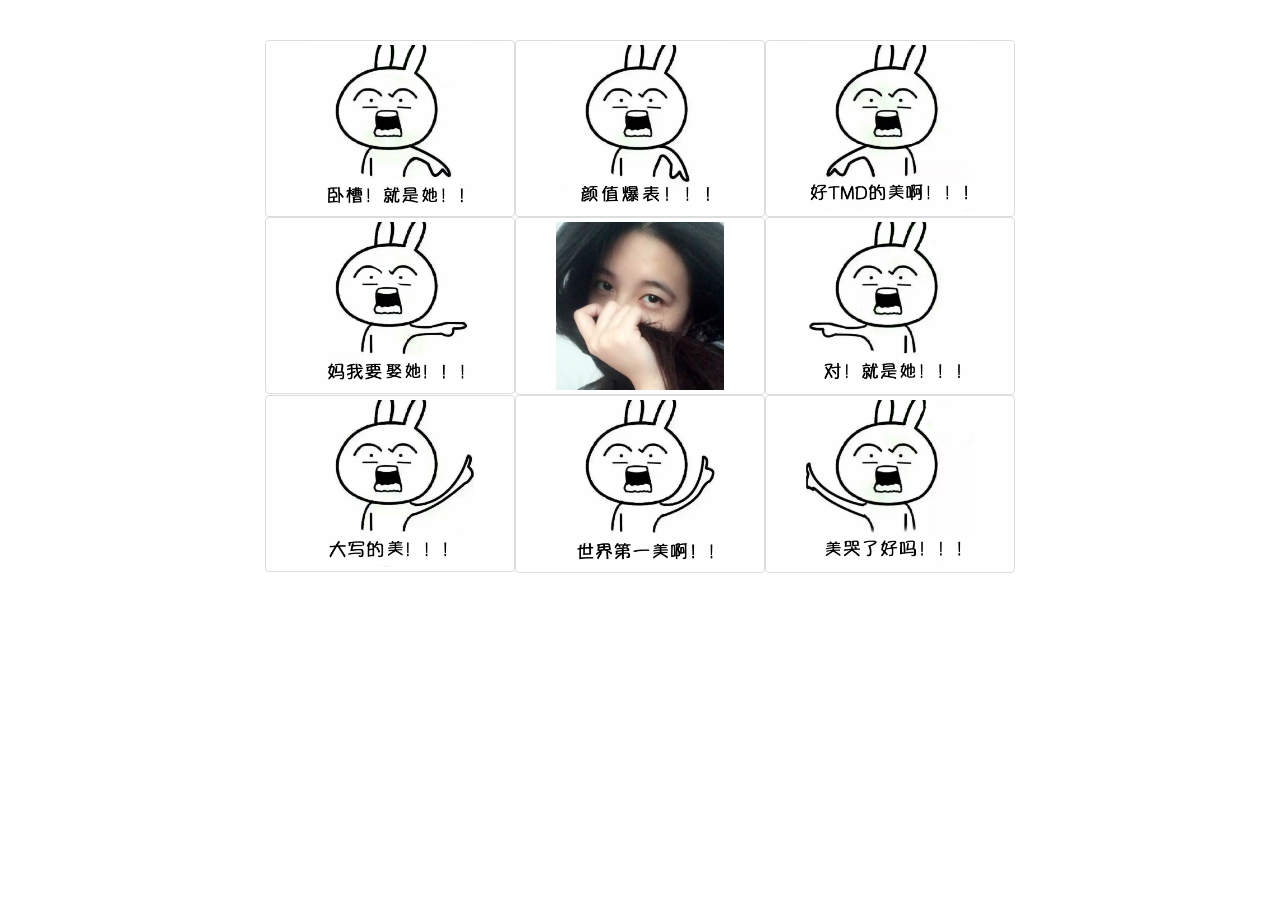
<file: index.html>
<!DOCTYPE HTML>
<html>
<head>
	<title>世界上最美的女人，是刘君</title>
	<meta http-equiv="Content-Type" content="text/html; charset=utf-8" />
	<meta name="description" content="世界上最美的女人，是刘君" />
	<meta name="viewport" content="width=device-width, initial-scale=1, maximum-scale=1">
	<link href="css/bootstrap.min.css" rel="stylesheet" type="text/css"/>
	<link href="css/ohmygod.css" rel="stylesheet" type="text/css"/>

<script>
var _hmt = _hmt || [];
(function() {
  var hm = document.createElement("script");
  hm.src = "//hm.baidu.com/hm.js?e9e0ed8d2dd56059cc040dc1f05b7424";
  var s = document.getElementsByTagName("script")[0]; 
  s.parentNode.insertBefore(hm, s);
})();
</script>


</head>
<body>
	<div class="container">
		<div class="row">
			<div class="col-xs-4 col-md-4">
				<a href="http://www.xn--2brw2cn2a748b971a.com" class="thumbnail">
					<img src="img/1.jpg" alt="...">
				</a>
			</div>
			<div class="col-xs-4 col-md-4">
				<a href="http://www.xn--2brw2cn2a748b971a.com" class="thumbnail">
					<img src="img/2.jpg" alt="...">
				</a>
			</div>
			<div class="col-xs-4 col-md-4">
				<a href="http://www.xn--2brw2cn2a748b971a.com" class="thumbnail">
					<img src="img/3.jpg" alt="...">
				</a>
			</div>
		</div>
		<div class="row">
			<div class="col-xs-4 col-md-4">
				<a href="http://www.xn--2brw2cn2a748b971a.com" class="thumbnail">
					<img src="img/4.jpg" alt="...">
				</a>
			</div>
			<div class="col-xs-4 col-md-4">
				<a href="http://www.xn--2brw2cn2a748b971a.com" class="thumbnail">
					<img src="img/5.jpg" alt="...">
				</a>
			</div>
			<div class="col-xs-4 col-md-4">
				<a href="http://www.xn--2brw2cn2a748b971a.com" class="thumbnail">
					<img src="img/6.jpg" alt="...">
				</a>
			</div>
		</div>
		<div class="row">
			<div class="col-xs-4 col-md-4">
				<a href="http://www.xn--2brw2cn2a748b971a.com" class="thumbnail">
					<img src="img/7.jpg" alt="...">
				</a>
			</div>
			<div class="col-xs-4 col-md-4">
				<a href="http://www.xn--2brw2cn2a748b971a.com" class="thumbnail">
					<img src="img/8.jpg" alt="...">
				</a>
			</div>
			<div class="col-xs-4 col-md-4">
				<a href="http://www.xn--2brw2cn2a748b971a.com" class="thumbnail">
					<img src="img/9.jpg" alt="...">
				</a>
			</div>
		</div>
	</div>

</body>
</html>
</file>
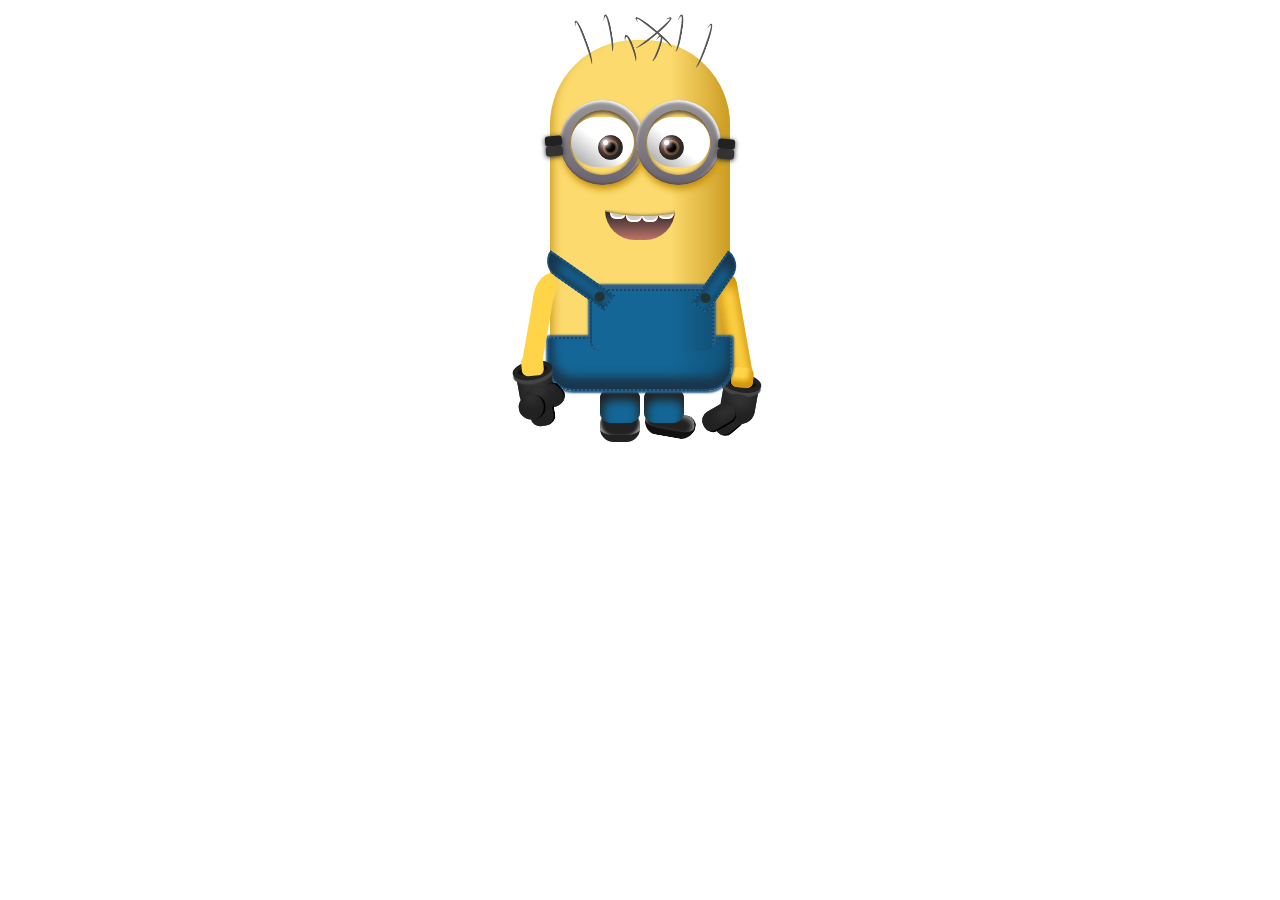
<file: minion/index.html>
<!DOCTYPE html>
<html lang="en">
<head>
	<meta charset="UTF-8">
	<title>Minion</title>
	<link rel="stylesheet" href="css/minion.css">
	<meta name="viewport" content="width=device-width, initial-scale=1.0, maximum-scale=1.0, minimum-scale=1.0, user-scalable=0">
</head>
<body>
	<section class="content">
		<ul class="hair hair-left">
			<li></li>
			<li></li>
			<li></li>
			<li></li>
		</ul>
		<ul class="hair hair-right">
			<li></li>
			<li></li>
			<li></li>
			<li></li>
		</ul>
		<div class="body">
			<div class="glasses">
				<span class="band band-left"></span>
				<span class="band band-right"></span>
				<div class="glass">
					<div class="iris iris-left">					
					</div>
				</div>
				<div class="glass">
					<div class="iris iris-right">					
					</div>
				</div>
			</div>
		</div>
		 <div class="mouth">
	        <ul class="teeth">
	            <li></li>
	            <li></li>
	            <li></li>
	            <li></li>
	        </ul>
	    </div>
	    <div class="pants">
            <div class="belt belt-left"></div>
            <div class="belt belt-right"></div>
        </div>
	    <div class="arm arm-left">
	        <div class="hand">
	            <ul class="fingers fingers-left">
	                <li class="finger"></li>
	                <li class="finger"></li>
	                <li class="finger"></li>
	            </ul>
	        </div>
    	</div>
	    <div class="arm arm-right">
	        <div class="hand">
	            <ul class="fingers fingers-right">
	                <li class="finger"></li>
	                <li class="finger"></li>
	            </ul>
	        </div>
	    </div>
	    <div class="legs">
	            <div class="leg"></div>
	            <div class="leg"></div>
	    </div>
	    <div class="shoes shoes-left"></div>
	    <div class="shoes shoes-right"></div>
	</section>
</body>
</html>
</file>
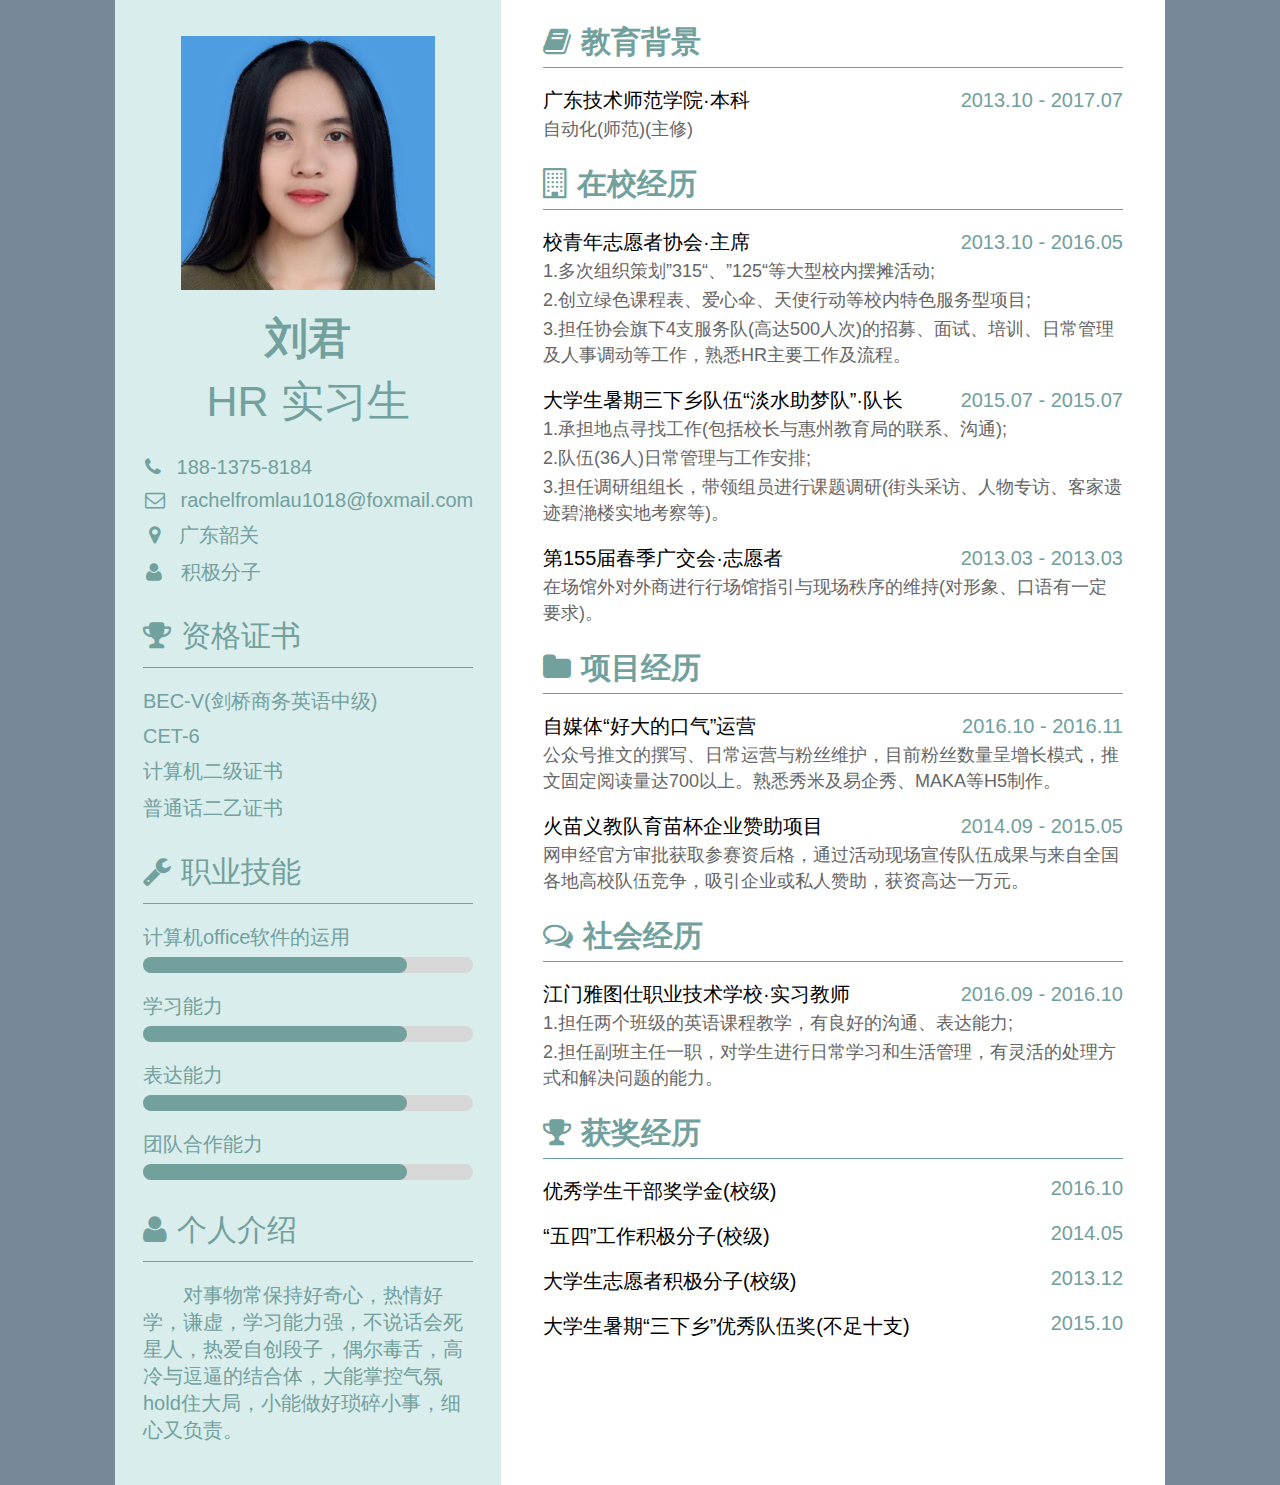
<file: resume/index.html>
<!DOCTYPE html>
<html lang="en">

<head>
  <meta charset="UTF-8">
  <meta name="viewport" content="width=device-width, initial-scale=1.0">
  <meta http-equiv="X-UA-Compatible" content="ie=edge">
  <link rel="stylesheet" href="css/main.css">
  <link rel="stylesheet" href="css/font-awesome.min.css">
  <script src="js/jquery-3.1.1.min.js"></script>
  <script src="js/main.js"></script>
  <title>My Resume</title>
</head>

<body>
  <div class="container">
    <div class="personal-info">
      <div class="avatar"></div>
      <p class="name">刘君</p>
      <p class="job">HR 实习生</p>
      <div class="base-info">
        <p>
          <i class="icon-phone"></i>
          <span>188-1375-8184</span>
        </p>
        <p>
          <i class="icon-envelope-alt"></i>
          <span>rachelfromlau1018@foxmail.com</span>
        </p>
        <p>
          <i class="icon-map-marker" style="margin: 0 0.65rem 0 0.2rem"></i>
          <span>广东韶关</span>
        </p>
        <p>
          <i class="icon-user" style="margin: 0 0.65rem 0 0.05rem"></i>
          <span>积极分子</span>
        </p>
      </div>
      <div class="certificates info-unit">
        <p class="title"><i class="icon icon-trophy"></i><span>资格证书</span></p>
        <div class="certificate-unit">
          <p>BEC-V(剑桥商务英语中级)</p>
          <p>CET-6</p>
          <p>计算机二级证书</p>
          <p>普通话二乙证书</p>
        </div>
      </div>
      <div class="skills info-unit">
        <p class="title"><i class="icon icon-wrench"></i><span>职业技能</span></p>
        <div class="skill-unit">
          <p>计算机office软件的运用</p>
          <div class="progress">
            <div class="percent percent-80"></div>
          </div>
        </div>
        <div class="skill-unit">
          <p>学习能力</p>
          <div class="progress">
            <div class="percent percent-80"></div>
          </div>
        </div>
        <div class="skill-unit">
          <p>表达能力</p>
          <div class="progress">
            <div class="percent percent-80"></div>
          </div>
        </div>
        <div class="skill-unit">
          <p>团队合作能力</p>
          <div class="progress">
            <div class="percent percent-80"></div>
          </div>
        </div>
      </div>
      <div class="about-me info-unit">
        <p class="title"><i class="icon icon-user"></i><span>个人介绍</span></p>
        <p class="introductions">
          对事物常保持好奇心，热情好 学，谦虚，学习能力强，不说话会死星人，热爱自创段子，偶尔毒舌，高冷与逗逼的结合体，大能掌控气氛hold住大局，小能做好琐碎小事，细心又负责。
        </p>
      </div>
    </div>
    <div class="main-content">
      <div class="education content-unit">
        <p class="title"><i class="icon-book"></i>教育背景<i class="icon-plus title-add"></i></p>
        <div class="details">
          <div class="head clearfix">
            <p class="name">广东技术师范学院·<span class="degree">本科</span></p>
            <p class="time">2013.10 - 2017.07</p>
          </div>
          <p class="describe">自动化(师范)(主修)</p>
        </div>
      </div>
      <div class="school-experience content-unit">
        <p class="title"><i class="icon-building"></i>在校经历<i class="icon-plus title-add"></i></p>
        <div class="details">
          <div class="head clearfix">
            <p class="name">校青年志愿者协会·<span class="degree">主席</span></p>
            <p class="time">2013.10 - 2016.05</p>
          </div>
          <div class="describe">
            <p>1.多次组织策划”315“、”125“等大型校内摆摊活动;</p>
            <p>2.创立绿色课程表、爱心伞、天使行动等校内特色服务型项目;</p>
            <p>3.担任协会旗下4支服务队(高达500人次)的招募、面试、培训、日常管理及人事调动等工作，熟悉HR主要工作及流程。</p>
          </div>
        </div>
        <div class="details">
          <div class="head clearfix">
            <p class="name">大学生暑期三下乡队伍“淡水助梦队”·<span class="degree">队长</span></p>
            <p class="time">2015.07 - 2015.07</p>
          </div>
          <div class="describe">
            <p>1.承担地点寻找工作(包括校长与惠州教育局的联系、沟通);</p>
            <p>2.队伍(36人)日常管理与工作安排;</p>
            <p>3.担任调研组组长，带领组员进行课题调研(街头采访、人物专访、客家遗迹碧滟楼实地考察等)。</p>
          </div>
        </div>
        <div class="details">
          <div class="head clearfix">
            <p class="name">第155届春季广交会·<span class="degree">志愿者</span></p>
            <p class="time">2013.03 - 2013.03</p>
          </div>
          <div class="describe">
            <p>在场馆外对外商进行行场馆指引与现场秩序的维持(对形象、口语有一定要求)。</p>
          </div>
        </div>
      </div>
      <div class="project-experience content-unit">
        <p class="title"><i class="icon-folder-close"></i>项目经历<i class="icon-plus title-add"></i></p>
        <div class="details">
          <div class="project-item clearfix">
            <div class="head clearfix">
              <p class="name">自媒体“好大的口气”运营<span class="degree">&nbsp;</span></p>
              <p class="time">2016.10 - 2016.11</p>
            </div>
            <div class="describe">
              <p>公众号推文的撰写、日常运营与粉丝维护，目前粉丝数量呈增长模式，推文固定阅读量达700以上。熟悉秀米及易企秀、MAKA等H5制作。</p>
            </div>
          </div>

        </div>
        <div class="details">
          <div class="project-item clearfix">
            <div class="head clearfix">
              <p class="name">火苗义教队育苗杯企业赞助项目<span class="degree">&nbsp;</span></p>
              <p class="time">2014.09 - 2015.05</p>
            </div>
            <div class="describe">
              <p>网申经官方审批获取参赛资后格，通过活动现场宣传队伍成果与来自全国各地高校队伍竞争，吸引企业或私人赞助，获资高达一万元。</p>
            </div>
          </div>
        </div>
      </div>
      <div class="social-experience content-unit">
        <p class="title"><i class="icon-comments-alt"></i>社会经历<i class="icon-plus title-add"></i></p>
        <div class="details">
          <div class="head clearfix">
            <p class="name">江门雅图仕职业技术学校·<span class="degree">实习教师</span></p>
            <p class="time">2016.09 - 2016.10</p>
          </div>
          <div class="describe">
            <p>1.担任两个班级的英语课程教学，有良好的沟通、表达能力;</p>
            <p>2.担任副班主任一职，对学生进行日常学习和生活管理，有灵活的处理方式和解决问题的能力。</p>
          </div>
        </div>
      </div>
      <div class="award-experience content-unit">
        <p class="title"><i class=" icon-trophy"></i>获奖经历<i class="icon-plus title-add"></i></p>
        <div class="details">
          <div class="award-item clearfix">
            <p class="name">优秀学生干部奖学金(校级)</p>
            <p class="time">2016.10</p>
          </div>
        </div>
        <div class="details">
          <div class="award-item clearfix">
            <p class="name">“五四”工作积极分子(校级)</p>
            <p class="time">2014.05</p>
          </div>
        </div>
        <div class="details">
          <div class="award-item clearfix">
            <p class="name">大学生志愿者积极分子(校级)</p>
            <p class="time">2013.12</p>
          </div>
        </div>
        <div class="details">
          <div class="award-item clearfix">
            <p class="name">大学生暑期“三下乡”优秀队伍奖(不足十支)</p>
            <p class="time">2015.10</p>
          </div>
        </div>
      </div>
    </div>
  </div>
  </div>
</body>
</html>
</file>
<file: css/ohmygod.css>
.col-xs-4{
	padding-left: 0px;
	padding-right: 0px;
}

.col-xs-4 a{
	margin-bottom: 0px;
}

.container {
	margin-top: 40px;
}
</file>
<file: minion/css/minion.css>
body {
  overflow: hidden;
}

.content {
  margin: 40px;
}

.body {
  position: relative;
  width: 180px;
  height: 325px;
  margin: 0 auto;
  border-radius: 85px 85px 0 0;
  box-shadow: inset 0 -10px 10px 3px #cc9e24;
  background: #fcda6d;
  background: #fcda6d;
  background: -webkit-gradient(linear, right top, left top, color-stop(61%, #fcda6d), color-stop(100%, #cc9e24));
  background: -webkit-linear-gradient(right, #fcda6d 67%, #cc9e24 100%);
  background: -moz-linear-gradient(right, #fcda6d 67%, #cc9e24 100%);
  background: -ms-linear-gradient(right, #fcda6d 67%, #cc9e24 100%);
  background: -o-linear-gradient(right, #fcda6d 67%, #cc9e24 100%);
  background: linear-gradient(to right, #fcda6d 67%, #cc9e24 100%);
}

.hair {
  padding: 0;
}
.hair li {
  position: absolute;
  top: -1px;
  left: 50%;
  width: 5px;
  height: 45px;
  margin: 10px;
  list-style: none;
  border: 2px solid #555;
  border-radius: 140%;
  z-index: 2;
}

.hair-left li {
  border-left: none;
  border-bottom: none;
}
.hair-left li:nth-child(1) {
  margin: 20px 0 0 -60px;
  transform: rotate(-20deg);
}
.hair-left li:nth-child(2) {
  height: 30;
  margin: 45 0 0 -75px;
  transform: rotate(-50deg);
}
.hair-left li:nth-child(3) {
  height: 36px;
  margin: 15px 0 0 -35px;
  transform: rotate(-10deg);
}
.hair-left li:nth-child(4) {
  height: 26px;
  margin: 35px 0 0 -13px;
  transform: rotate(-20deg);
}

.hair-right li {
  border-left: none;
  border-bottom: none;
}
.hair-right li:nth-child(1) {
  margin: 23px 0 0 60px;
  transform: rotate(20deg);
}
.hair-right li:nth-child(2) {
  height: 30;
  margin: 45 0 0 75px;
  transform: rotate(50deg);
}
.hair-right li:nth-child(3) {
  height: 36px;
  margin: 15px 0 0 35px;
  transform: rotate(10deg);
}
.hair-right li:nth-child(4) {
  height: 26px;
  margin: 35px 0 0 13px;
  transform: rotate(20deg);
}

.arm {
  width: 20px;
  height: 100px;
  margin: 0 auto;
  position: relative;
  z-index: 2;
  border-radius: 10px;
  background: #FFD449;
}

.arm-right {
  height: 115px;
  top: -276px;
  left: 95px;
  box-shadow: inset 0 10px 10px 3px #D5970E;
  z-index: 1;
  -webkit-transform: rotate(-10deg);
  -moz-transform: rotate(-10deg);
  -ms-transform: rotate(-10deg);
  -o-transform: rotate(-10deg);
  transform: rotate(-10deg);
}

.arm-left {
  top: -159px;
  left: -104px;
  -webkit-transform: rotate(10deg);
  -moz-transform: rotate(10deg);
  -ms-transform: rotate(10deg);
  -o-transform: rotate(10deg);
  transform: rotate(10deg);
}
.arm-left:before {
  content: "";
  display: block;
  width: 21px;
  height: 40px;
  position: relative;
  top: -18px;
  border-radius: 50%;
  background: #FFD449;
  -webkit-transform: rotate(10deg);
  -moz-transform: rotate(10deg);
  -ms-transform: rotate(10deg);
  -o-transform: rotate(10deg);
  transform: rotate(10deg);
}

.arm:after {
  content: "";
  display: block;
  width: 22px;
  height: 20px;
  position: relative;
  border-radius: 6px;
  background: #FFD449;
}
.arm.arm-left:after {
  z-index: 3;
  top: -14px;
  -webkit-transform: rotate(-15deg);
  -moz-transform: rotate(-15deg);
  -ms-transform: rotate(-15deg);
  -o-transform: rotate(-15deg);
  transform: rotate(-15deg);
}
.arm.arm-right:after {
  z-index: 3;
  top: 55px;
  left: -2px;
  box-shadow: inset -3px -6px 5px 1px #D5970E;
  -webkit-transform: rotate(15deg);
  -moz-transform: rotate(15deg);
  -ms-transform: rotate(15deg);
  -o-transform: rotate(15deg);
  transform: rotate(15deg);
}

.hand {
  height: 40px;
  width: 35px;
  position: relative;
  z-index: 1;
  top: 35px;
  left: 0;
  border-radius: 30%;
  box-shadow: inset 0 -2px 10px 5px #222;
  background: #333;
  -webkit-transform: rotate(-20deg);
  -moz-transform: rotate(-20deg);
  -ms-transform: rotate(-20deg);
  -o-transform: rotate(-20deg);
  transform: rotate(-20deg);
}
.hand:before {
  content: "";
  display: block;
  position: relative;
  z-index: 1;
  top: -5px;
  left: -3px;
  width: 30px;
  height: 9px;
  background: #111;
  border: 5px solid #222;
  border-radius: 50%;
  box-shadow: 0 4px 1px 0 #444;
}
.hand:after {
  content: "";
  display: block;
  position: relative;
  z-index: 1;
  top: -100px;
  left: 1px;
  width: 34px;
  height: 30px;
  background: #333;
  border-radius: 50%;
  box-shadow: inset 0 -10px 10px 5px #222;
  -webkit-transform: rotate(5deg);
  -moz-transform: rotate(5deg);
  -ms-transform: rotate(5deg);
  -o-transform: rotate(5deg);
  transform: rotate(5deg);
}

.arm-right .hand {
  top: 105px;
  left: -15px;
  transform: rotate(20deg);
  -webkit-transform: rotate(20deg);
  -moz-transform: rotate(20deg);
  -ms-transform: rotate(20deg);
  -o-transform: rotate(20deg);
  transform: rotate(20deg);
}

.arm-left .hand:after {
  height: 30px;
  width: 30px;
  left: 3px;
  top: -110px;
}

.fingers {
  list-style: none;
  position: relative;
  top: 10px;
}
.fingers li {
  border-radius: 10px;
  position: relative;
  background: #333;
  box-shadow: inset 0 -10px 10px 5px #222;
}

.fingers-right li:nth-child(1) {
  z-index: 2;
  width: 20px;
  height: 35px;
  top: -20px;
  left: -50px;
  border-right: 2px solid #000;
  -webkit-transform: rotate(50deg);
  -moz-transform: rotate(50deg);
  -ms-transform: rotate(50deg);
  -o-transform: rotate(50deg);
  transform: rotate(50deg);
}
.fingers-right li:nth-child(2) {
  z-index: 1;
  width: 20px;
  height: 30px;
  top: -50px;
  left: -40px;
  border-right: 2px solid #000;
  -webkit-transform: rotate(40deg);
  -moz-transform: rotate(40deg);
  -ms-transform: rotate(40deg);
  -o-transform: rotate(40deg);
  transform: rotate(40deg);
}

.fingers-left li:nth-child(1) {
  z-index: 2;
  width: 25px;
  height: 25px;
  top: -17px;
  left: -43px;
  border-right: 2px solid #000;
  border-radius: 30px;
  -webkit-transform: rotate(10deg);
  -moz-transform: rotate(10deg);
  -ms-transform: rotate(10deg);
  -o-transform: rotate(10deg);
  transform: rotate(10deg);
}
.fingers-left li:nth-child(2) {
  z-index: 1;
  width: 20px;
  height: 24px;
  top: -50px;
  left: -18px;
  border-right: 2px solid #000;
  -webkit-transform: rotate(-30deg);
  -moz-transform: rotate(-30deg);
  -ms-transform: rotate(-30deg);
  -o-transform: rotate(-30deg);
  transform: rotate(-30deg);
}
.fingers-left li:nth-child(3) {
  z-index: 1;
  width: 23px;
  height: 30px;
  top: -63px;
  left: -33px;
  border-right: 2px solid #000;
  -webkit-transform: rotate(0deg);
  -moz-transform: rotate(0deg);
  -ms-transform: rotate(0deg);
  -o-transform: rotate(0deg);
  transform: rotate(0deg);
}

.glasses {
  width: 180px;
}

.band,
.band-left:before,
.band-right:before {
  position: relative;
  display: block;
  height: 10px;
  width: 17px;
  background: #222;
  border-radius: 3px;
  box-shadow: 0 1px 5px 0px #222;
}

.band-left {
  top: 96px;
  left: -5px;
  transform: rotate(-5deg);
}
.band-left:before {
  content: "";
  display: block;
  top: 10px;
  background: #333;
}

.band-right {
  top: 89px;
  left: 168px;
  transform: rotate(5deg);
}
.band-right:before {
  content: "";
  display: block;
  top: 10px;
  background: #333;
}

.glass {
  float: left;
  width: 85px;
  height: 85px;
  margin: 40px 0 0 10px;
  border-radius: 110px;
  background: linear-gradient(#989697, #696371);
  box-shadow: inset 0 -2px 2px #5d4b3d, inset -1px 1px 3px 1px #fff, 1px 5px 7px -1px #c48e00;
}
.glass:before {
  content: "";
  display: block;
  width: 65px;
  height: 65px;
  position: relative;
  top: 10px;
  left: 10px;
  background: #fcda6d;
  border-radius: 70px;
  box-shadow: inset 0 2px 4px 1px #5d4b3d;
}
.glass:after {
  content: "";
  display: block;
  width: 63px;
  height: 50px;
  position: relative;
  top: -73px;
  left: 11px;
  border-radius: 70px;
  background: #FFF;
  /* Old browsers */
  background: -webkit-gradient(linear, left bottom, right top, color-stop(0.54, #FFF), color-stop(0.91, #AAA));
  background: -webkit-linear-gradient(left bottom, right top, #FFF 54%, #AAA 91%);
  background: -moz-linear-gradient(left bottom, right top, #FFF 54%, #AAA 91%);
  background: -ms-linear-gradient(left bottom, right top, #FFF 54%, #AAA 91%);
  background: -o-linear-gradient(left bottom, right top, #FFF 54%, #AAA 91%);
  background: linear-gradient(to left bottom, #FFF 53%, #AAA 91%);
}
.glass:last-child {
  margin-left: -9px;
}

.iris {
  width: 23px;
  height: 23px;
  position: relative;
  top: -30px;
  border: 1px solid #222;
  border-radius: 50%;
  background: #000;
  box-shadow: inset -2px -2px 5px 2px #222, inset 2px 2px 1px 2px #7e4d49;
  background: -webkit-radial-gradient(center, ellipse cover, #000 25%, #6f4a2d 34%, #c79067 44%, #6f4a2d 50%);
  background: -moz-radial-gradient(center, ellipse cover, #000 25%, #6f4a2d 34%, #c79067 44%, #6f4a2d 50%);
  z-index: 10;
}
.iris:before {
  content: "";
  display: block;
  width: 5px;
  height: 5px;
  position: relative;
  top: 4px;
  left: 4px;
  background: #FFF;
  border-radius: 50%;
  box-shadow: 0 0 5px 2px #FFF;
  z-index: 11;
}

.iris-left {
  left: 38px;
}

.iris-right {
  left: 23px;
}

.mouth {
  width: 70px;
  height: 30px;
  margin: 0 auto;
  position: relative;
  top: -155px;
  border-bottom-left-radius: 50px;
  border-bottom-right-radius: 50px;
  border: 0;
  background: #222;
  background: -webkit-gradient(linear, 0 0, 0 100%, from(#222), color-stop(0.79, #bd736a));
  background: -webkit-linear-gradient(#222, #bd736a 99%);
  background: -moz-linear-gradient(#222, #bd736a 99%);
  background: -o-linear-gradient(#222, #bd736a 99%);
  background: linear-gradient(#222, #bd736a 99%);
  overflow: hidden;
  z-index: 2;
}
.mouth:after {
  content: "";
  display: block;
  position: relative;
  top: -50px;
  left: -21px;
  width: 120px;
  height: 40px;
  border-radius: 50%;
  background: #FCDA6D;
  box-shadow: inset 0 0 3px 1px #957b43;
}

.teeth {
  width: 90px;
  padding: 0 5px;
  position: relative;
  top: -19px;
}
.teeth li {
  display: block;
  float: left;
  width: 16px;
  height: 15px;
  list-style: none;
  z-index: 1;
  border-radius: 6px;
  background: #ccccc2;
  box-shadow: inset 0 -1px 1px 1px #FFF, inset -1px 0 1px 0px #F45;
}
.teeth li:first-child {
  height: 12px;
}
.teeth li:last-child {
  height: 12px;
}

.legs {
  width: 120px;
  margin: 0 auto;
}
.legs .leg {
  width: 40px;
  height: 35px;
  display: inline-block;
  position: relative;
  top: -276px;
  left: 20px;
  background: #146696;
  border-radius: 30%;
  box-shadow: inset 1px 10px 10px 2px #222;
  z-index: 1;
}

.pants {
  width: 180px;
  height: 50px;
  margin: 0 auto;
  position: relative;
  z-index: 2;
  top: -58px;
  border-radius: 2px 2px 25px 25px;
  background: #146696;
  background: -webkit-linear-gradient(left, #146696 67%, #115278 100%);
  border: 2px dotted #1f4362;
  box-shadow: inset 1px -10px 10px 2px #1a364d, 0 0 2px 2px #2e5f88;
}
.pants:before {
  width: 120px;
  height: 60px;
  content: "";
  display: block;
  position: relative;
  top: -50px;
  left: 40px;
  border: 2px dotted #1f4362;
  border-bottom: 0;
  border-radius: 10px;
  background: #146696;
  background-image: -webkit-gradient(linear, left, color-stop(67%, #146696), color-stop(100%, #115278));
  background-image: -webkit-linear-gradient(left, #146696 67%, #115278 100%);
  background-image: -moz-linear-gradient(left, #146696 67%, #115278 100%);
  background-image: -ms-linear-gradient(left, #146696 67%, #115278 100%);
  background-image: -o-linear-gradient(left, #146696 67%, #115278 100%);
  background-image: linear-gradient(left, #146696 67%, #115278 100%);
  box-shadow: 0 -3px 2px 2px #2e5f88;
}

.belt {
  position: relative;
  width: 15px;
  height: 75px;
  background: #146696;
  box-shadow: inset 1px 10px 10px 2px #1a364d;
}
.belt:after {
  content: "";
  display: block;
  width: 10px;
  height: 10px;
  border-radius: 50%;
  background: #223333;
  position: absolute;
  bottom: 5px;
  left: 2px;
}

.belt-left {
  top: -160px;
  left: 18px;
  border: 2px dotted #1f4362;
  border-top-left-radius: 25px;
  -webkit-transform: rotate(-55deg);
  -moz-transform: rotate(-55deg);
  -ms-transform: rotate(-55deg);
  -o-transform: rotate(-55deg);
  transform: rotate(-55deg);
}

.belt-right {
  height: 60px;
  top: -230px;
  left: 158px;
  border: 2px dotted #1F4362;
  border-top-right-radius: 25px;
  -webkit-transform: rotate(35deg);
  -moz-transform: rotate(35deg);
  -ms-transform: rotate(35deg);
  -o-transform: rotate(35deg);
  transform: rotate(35deg);
}

.shoes {
  position: relative;
  margin: 0 auto;
  background: #222;
  box-shadow: inset -2px 1px 10px 1px #666;
  z-index: 1;
}

.shoes-left {
  width: 40px;
  height: 30px;
  top: -293px;
  left: -20px;
  border-radius: 20px;
  box-shadow: inset 0 -3px 3px 1px #999;
  z-index: 0;
}
.shoes-left:after {
  content: "";
  display: block;
  width: 40px;
  height: 20px;
  position: relative;
  top: 5px;
  border-bottom: 7px solid #222;
  border-radius: 20px;
}

.shoes-right {
  width: 50px;
  height: 20px;
  top: -320px;
  left: 30px;
  border-radius: 20px;
  border-right: 1px solid #000;
  box-shadow: inset -1px 1px 5px 1px #999;
  z-index: 0;
  -webkit-transform: rotate(10deg);
  -moz-transform: rotate(10deg);
  -ms-transform: rotate(10deg);
  -o-transform: rotate(10deg);
  transform: rotate(10deg);
}
.shoes-right:after {
  content: "";
  display: block;
  width: 50px;
  height: 20px;
  position: relative;
  top: -3px;
  border-bottom: 7px solid #111;
  border-radius: 20px;
}

/*# sourceMappingURL=minion.css.map */
</file>
<file: resume/css/main.css>
* {
  padding: 0;
  margin: 0;
  box-sizing: border-box;
}

html {
  font-size: 20px;
  font-family: "Helvetica Neue", Menlo, Monaco, Helvetica, "Courier New", 微软雅黑, monospace, Arial, sans-serif, 黑体;
}

@media screen and (max-width: 700px) {
  html {
    font-size: 10px;
  }
}

body {
  background-color: lightslategray;
}

.container {
  display: flex;
  margin: 0 auto;
  width: 52.5rem;
}

.personal-info {
  width: 19.3rem;
  background-color: #D9EDEC;
}

.personal-info .avatar {
  width: 12.7rem;
  height: 12.7rem;
  margin: 1.8rem auto 1rem auto;
  background: url("../assets/avatar.png");
  background-size: 100% 100%;
  background-repeat:no-repeat;
}

.personal-info .avatar img {
  border-radius: 0.5rem;
}

.personal-info .job, .personal-info .name {
  font-size: 2.15rem;
  height: 2.15rem;
  color: #71A09D;
  text-align: center;
}

.personal-info .name {
  font-weight: bolder;
  margin-bottom: 1rem;
}

.personal-info .base-info {
  margin-top: 1rem;
  color: #71A09D;
}

.personal-info .base-info p {
  padding-left: 1.5rem;
  margin-top: 0.5rem;
  font-size: 1rem;
}

.personal-info .base-info p:first-child {
  margin-top: 2rem;
}

.personal-info .base-info p .icon-width-bigger {
  width: 1rem;
  height: 1rem;
  display: inline-block;
  text-align: center;
  border: 1px solid red;
}

.personal-info .base-info p i {
  margin-right: 0.5rem;
  font-size: 1rem;
  text-align: center;
}

.personal-info .base-info p span {
  display: inline-block;
}

.personal-info .info-unit {
  color: #71A09D;
  margin-top: 1.5rem;
}

.personal-info .info-unit .title {
  width: 16.5rem;
  margin: 0 auto;
  padding-bottom: 0.5rem;
  border-bottom: 1px solid #71A09D;
}

.personal-info .info-unit .title i {
  font-size: 1.5rem;
  margin-right: 0.5rem;
}

.personal-info .info-unit p {
  width: 16.5rem;
  margin: 0.5rem auto 0 auto;
}

.personal-info .info-unit .title span {
  font-size: 1.5rem;
  margin-right: 0.5rem;
  color: #71A09D;
}

.certificate-unit p {
  /* margin: 0.5rem auto 0 auto; */
}

.certificate-unit p:first-child {
  margin-top: 1rem;
}

.skills .skill-unit {
  width: 16.5rem;
  margin: 1rem auto;
}

.skills .skill-unit .progress {
  width: 100%;
  height: 0.8rem;
  margin-top: 0.3rem;
  background-color: #d7d7d7;
  border-radius: 0.5rem;
}

.skill-unit .progress .percent {
  width: 50%;
  height: 100%;
  border-radius: 0.5rem;
  background-color: #71A09D;
}

.skill-unit .progress .percent-0 {
  width: 0;
}

.skill-unit .progress .percent-10 {
  width: 10%;
}

.skill-unit .progress .percent-20 {
  width: 20%;
}

.skill-unit .progress .percent-30 {
  width: 30%;
}

.skill-unit .progress .percent-40 {
  width: 40%;
}

.skill-unit .progress .percent-50 {
  width: 50%;
}

.skill-unit .progress .percent-60 {
  width: 60%;
}

.skill-unit .progress .percent-60 {
  width: 60%;
}

.skill-unit .progress .percent-70 {
  width: 70%;
}

.skill-unit .progress .percent-80 {
  width: 80%;
}

.skill-unit .progress .percent-90 {
  width: 90%;
}

.skill-unit .progress .percent-100 {
  width: 100%;
}

.about-me .introductions {
  margin-top: 1rem !important;
  text-indent: 2rem;
}

.main-content {
  width: 33.2rem;
  background-color: white;
  min-height: 74.25rem;
}

.main-content .content-unit {
  width: 29rem;
  margin: 1.3rem auto 0 auto;
}


.content-unit .details{
  margin-top: 0.8rem;
}

.details .head .name{
  float: left;
}


.details .head .time{
  float: right;
}

.content-unit p{
  margin-top: 0.15rem;
  line-height: 1.3rem;
}

.content-unit .title {
  font-size: 1.5rem;
  color: #71A09D;
  font-weight: bolder;
  padding-bottom: 0.5rem;
  position: relative;
  border-bottom: 1px solid #71a09d;
}

.content-unit .title i {
  margin-right: 0.5rem;
}

.content-unit .time{
  color: #71a09d;
}

.content-unit .describe{
  color: #666;
  font-size: 0.9rem;
}

.clearfix:after {
  content: '';
  display: block;
  clear: both;
}

.content-unit:last-child{
  margin-bottom: 2rem;
}

.details .award-item{
  position: relative;
  margin-top: 0.5rem;
}

.details .award-item .name{
  float: left;
}

.details .award-item .time{
  margin-top: 0;
  float: right;
  color: #71a09d;
}

.remove, .newRemove{
  opacity: 0;
  cursor: pointer;
  position: absolute;
  right: -1rem;
  top: 0.2rem;
  color: red;
}

.describe p:hover .remove, .describe p:hover .newRemove, .award-item:hover .remove{
  opacity: 1;
}

.add{
  opacity: 0;
  cursor: pointer;
  position: absolute;
  right: -1rem;
  top: 0.3rem;
  color: #71a09d;
}

.head:hover .add{
  opacity: 1;
}

.title-add{
  opacity: 0;
  cursor: pointer;
  position: absolute;
  right: 0;
}

.content-unit .title:hover .title-add{
  opacity: 1;
}
</file>
